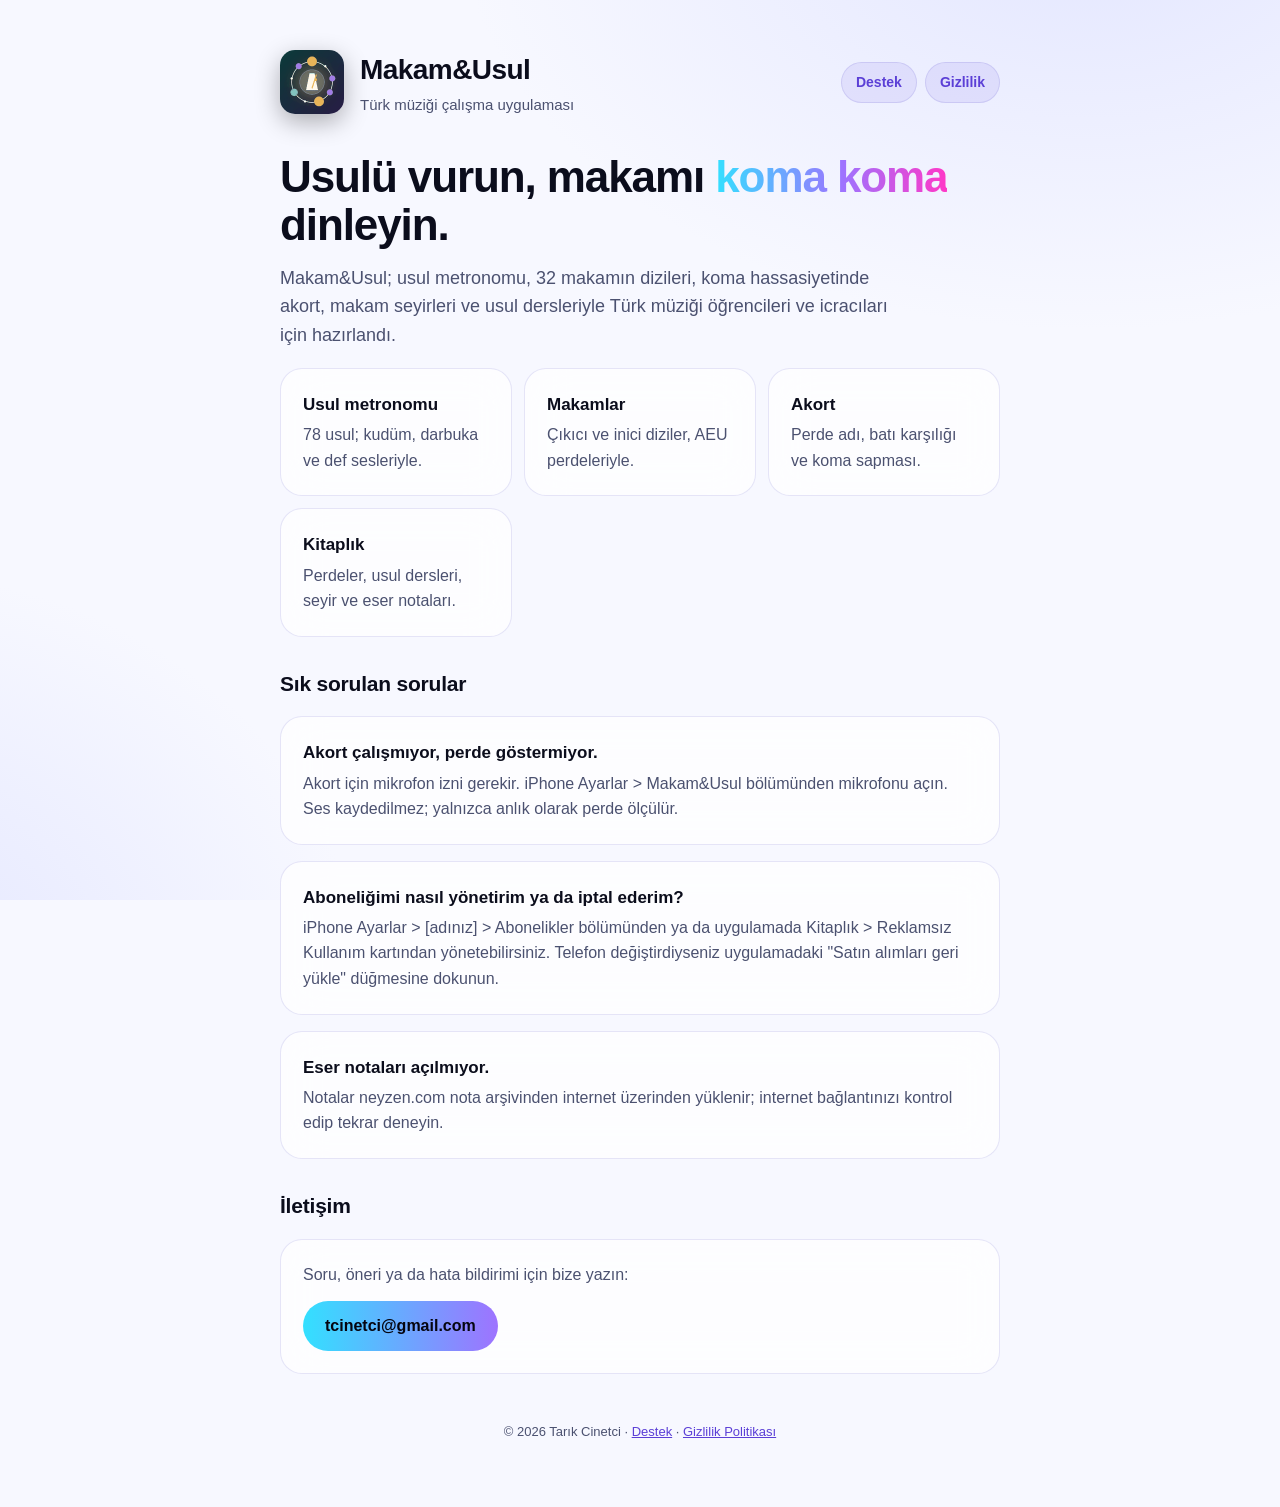
<file: index.html>
<!doctype html>
<html lang="tr">
<head>
<meta charset="utf-8">
<meta name="viewport" content="width=device-width, initial-scale=1">
<title>Makam&amp;Usul – Türk müziği çalışma uygulaması</title>
<meta name="description" content="Makam&amp;Usul: Türk müziği için usul metronomu, makam dizileri ve koma akort. Destek ve iletişim.">
<link rel="icon" href="icon.png">
<link rel="apple-touch-icon" href="apple-touch-icon.png">
<link rel="stylesheet" href="style.css">
</head>
<body>
<div class="wrap">
  <header>
    <img src="icon.png" alt="Makam&amp;Usul uygulama ikonu">
    <div>
      <div class="name">Makam&amp;Usul</div>
      <div class="tag">Türk müziği çalışma uygulaması</div>
    </div>
    <nav>
      <a href="destek.html">Destek</a>
      <a href="gizlilik.html">Gizlilik</a>
    </nav>
  </header>

  <h1>Usulü vurun, makamı <span class="grad">koma koma</span> dinleyin.</h1>
  <p class="lead">Makam&amp;Usul; usul metronomu, 32 makamın dizileri, koma hassasiyetinde akort, makam seyirleri ve usul dersleriyle Türk müziği öğrencileri ve icracıları için hazırlandı.</p>

  <div class="grid">
    <div class="card"><h3>Usul metronomu</h3><p>78 usul; kudüm, darbuka ve def sesleriyle.</p></div>
    <div class="card"><h3>Makamlar</h3><p>Çıkıcı ve inici diziler, AEU perdeleriyle.</p></div>
    <div class="card"><h3>Akort</h3><p>Perde adı, batı karşılığı ve koma sapması.</p></div>
    <div class="card"><h3>Kitaplık</h3><p>Perdeler, usul dersleri, seyir ve eser notaları.</p></div>
  </div>

  <h2>Sık sorulan sorular</h2>
  <div class="card">
    <h3>Akort çalışmıyor, perde göstermiyor.</h3>
    <p>Akort için mikrofon izni gerekir. iPhone Ayarlar &gt; Makam&amp;Usul bölümünden mikrofonu açın. Ses kaydedilmez; yalnızca anlık olarak perde ölçülür.</p>
  </div>
  <div class="card">
    <h3>Aboneliğimi nasıl yönetirim ya da iptal ederim?</h3>
    <p>iPhone Ayarlar &gt; [adınız] &gt; Abonelikler bölümünden ya da uygulamada Kitaplık &gt; Reklamsız Kullanım kartından yönetebilirsiniz. Telefon değiştirdiyseniz uygulamadaki "Satın alımları geri yükle" düğmesine dokunun.</p>
  </div>
  <div class="card">
    <h3>Eser notaları açılmıyor.</h3>
    <p>Notalar neyzen.com nota arşivinden internet üzerinden yüklenir; internet bağlantınızı kontrol edip tekrar deneyin.</p>
  </div>

  <h2>İletişim</h2>
  <div class="card">
    <p>Soru, öneri ya da hata bildirimi için bize yazın:</p>
    <a class="btn" href="mailto:tcinetci@gmail.com?subject=Makam%26Usul%20Destek">tcinetci@gmail.com</a>
  </div>

  <footer>
    © 2026 Tarık Cinetci · <a href="destek.html">Destek</a> · <a href="gizlilik.html">Gizlilik Politikası</a>
  </footer>
</div>
</body>
</html>
</file>
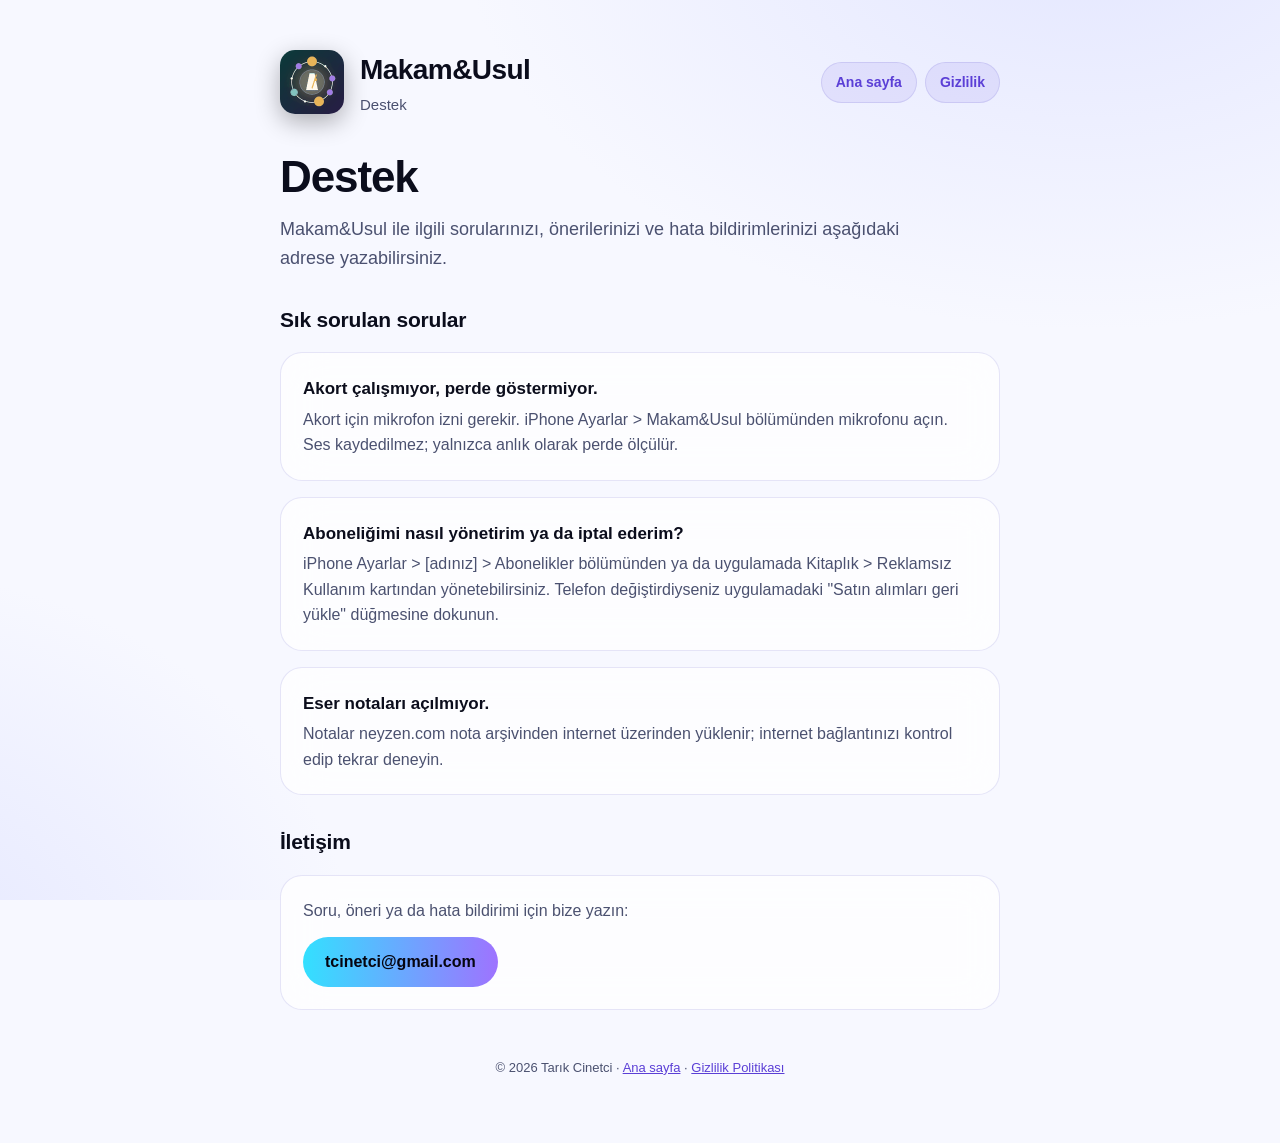
<file: destek.html>
<!doctype html>
<html lang="tr">
<head>
<meta charset="utf-8">
<meta name="viewport" content="width=device-width, initial-scale=1">
<title>Makam&amp;Usul – Destek</title>
<meta name="description" content="Makam&amp;Usul: Türk müziği için usul metronomu, makam dizileri ve koma akort. Destek ve iletişim.">
<link rel="icon" href="icon.png">
<link rel="apple-touch-icon" href="apple-touch-icon.png">
<link rel="stylesheet" href="style.css">
</head>
<body>
<div class="wrap">
  <header>
    <img src="icon.png" alt="Makam&amp;Usul uygulama ikonu">
    <div>
      <div class="name">Makam&amp;Usul</div>
      <div class="tag">Destek</div>
    </div>
    <nav>
      <a href="index.html">Ana sayfa</a>
      <a href="gizlilik.html">Gizlilik</a>
    </nav>
  </header>

  <h1>Destek</h1>
  <p class="lead">Makam&amp;Usul ile ilgili sorularınızı, önerilerinizi ve hata bildirimlerinizi aşağıdaki adrese yazabilirsiniz.</p>

  <h2>Sık sorulan sorular</h2>
  <div class="card">
    <h3>Akort çalışmıyor, perde göstermiyor.</h3>
    <p>Akort için mikrofon izni gerekir. iPhone Ayarlar &gt; Makam&amp;Usul bölümünden mikrofonu açın. Ses kaydedilmez; yalnızca anlık olarak perde ölçülür.</p>
  </div>
  <div class="card">
    <h3>Aboneliğimi nasıl yönetirim ya da iptal ederim?</h3>
    <p>iPhone Ayarlar &gt; [adınız] &gt; Abonelikler bölümünden ya da uygulamada Kitaplık &gt; Reklamsız Kullanım kartından yönetebilirsiniz. Telefon değiştirdiyseniz uygulamadaki "Satın alımları geri yükle" düğmesine dokunun.</p>
  </div>
  <div class="card">
    <h3>Eser notaları açılmıyor.</h3>
    <p>Notalar neyzen.com nota arşivinden internet üzerinden yüklenir; internet bağlantınızı kontrol edip tekrar deneyin.</p>
  </div>

  <h2>İletişim</h2>
  <div class="card">
    <p>Soru, öneri ya da hata bildirimi için bize yazın:</p>
    <a class="btn" href="mailto:tcinetci@gmail.com?subject=Makam%26Usul%20Destek">tcinetci@gmail.com</a>
  </div>

  <footer>
    © 2026 Tarık Cinetci · <a href="index.html">Ana sayfa</a> · <a href="gizlilik.html">Gizlilik Politikası</a>
  </footer>
</div>
</body>
</html>
</file>
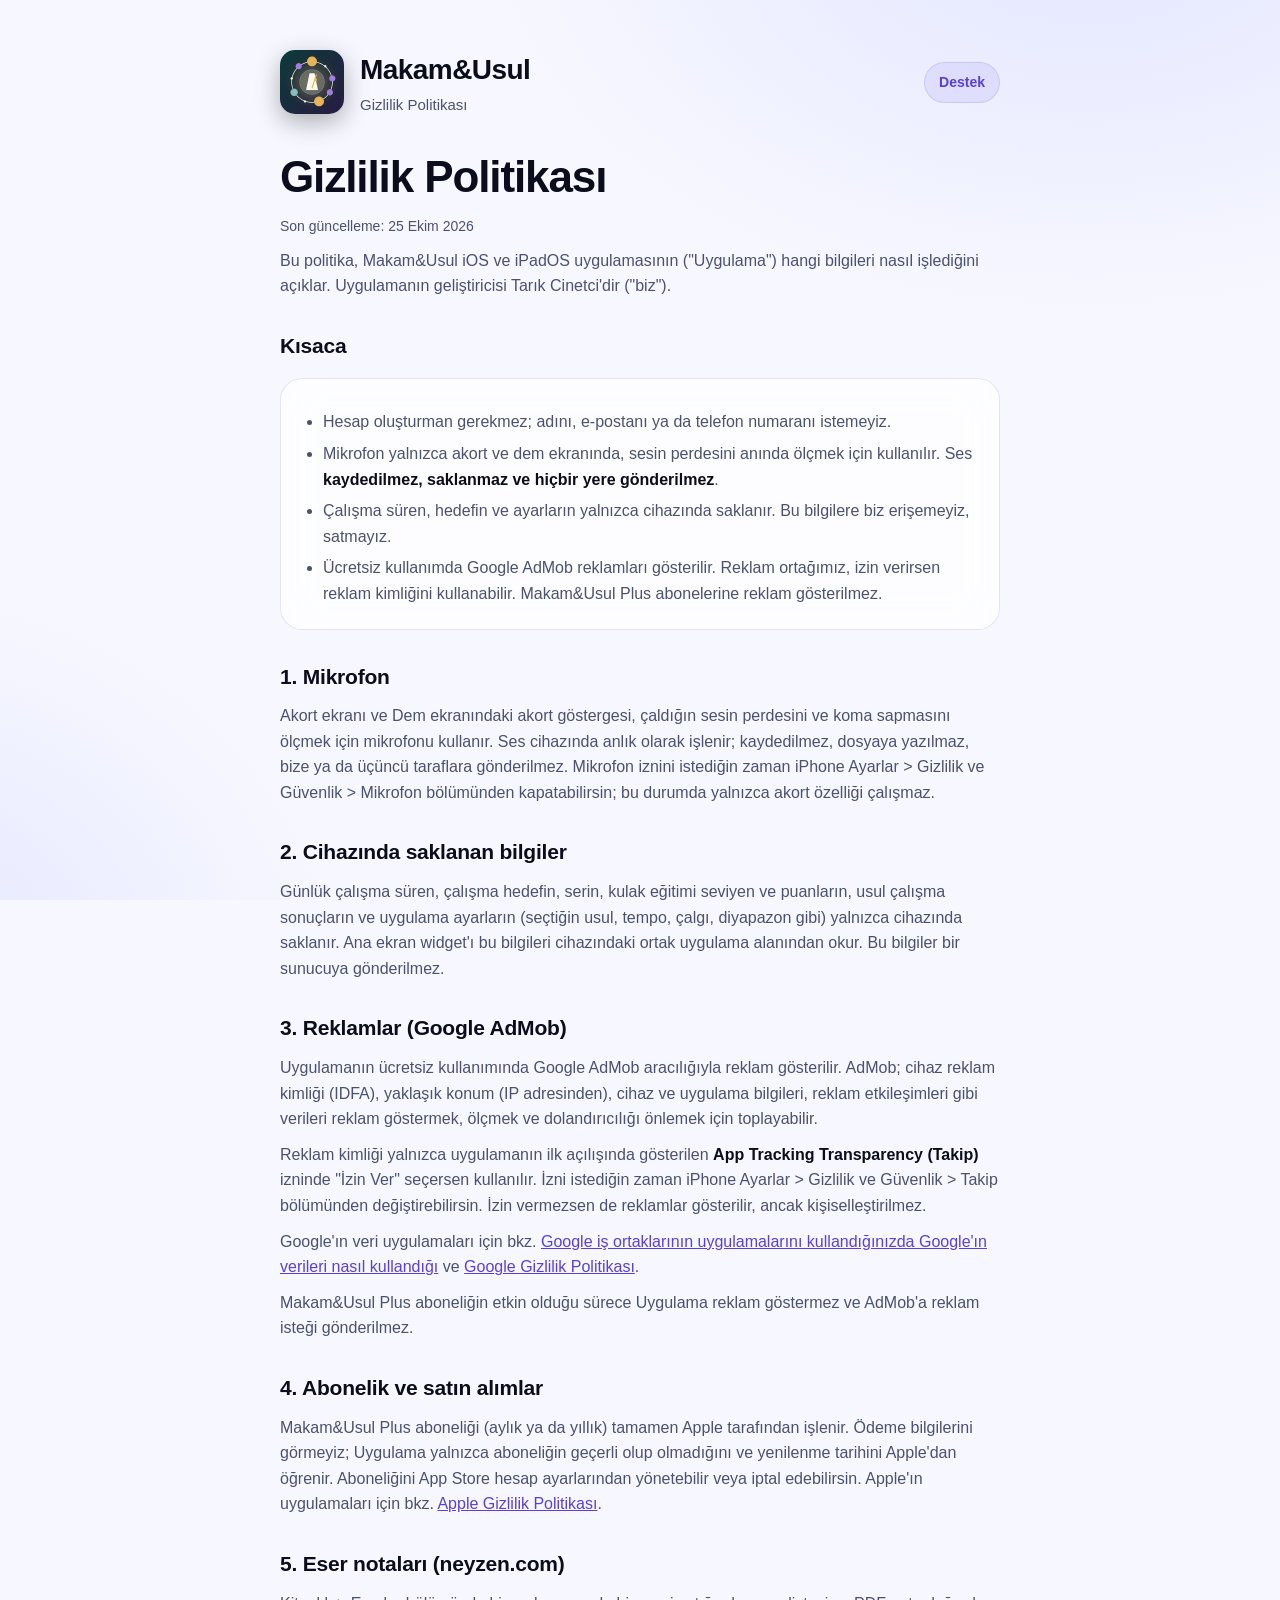
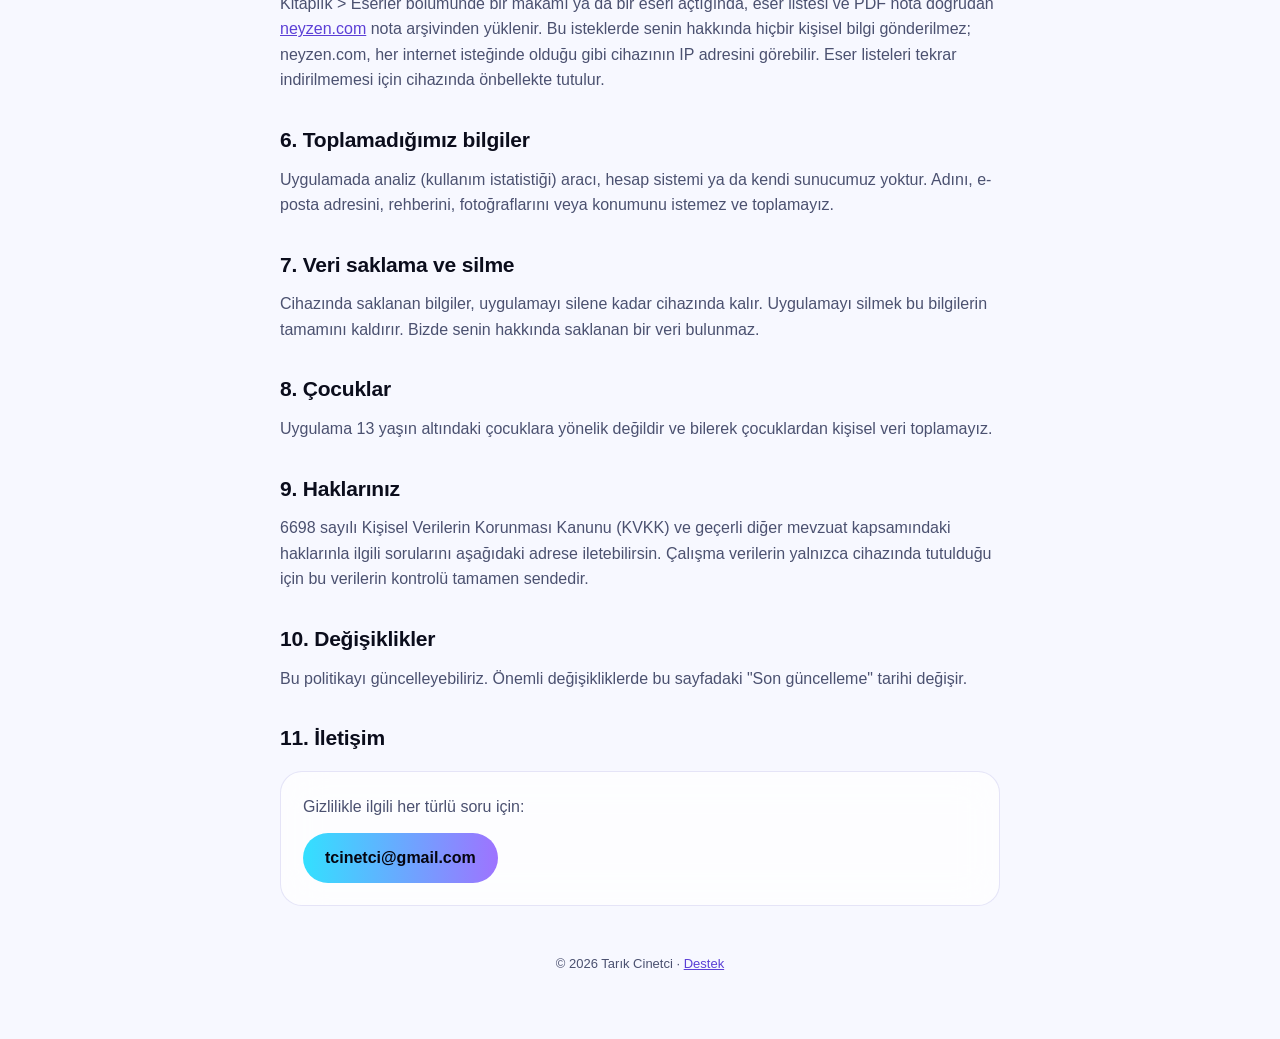
<file: gizlilik.html>
<!doctype html>
<html lang="tr">
<head>
<meta charset="utf-8">
<meta name="viewport" content="width=device-width, initial-scale=1">
<title>Makam&amp;Usul – Gizlilik Politikası</title>
<meta name="description" content="Makam&amp;Usul uygulamasının gizlilik politikası.">
<link rel="icon" href="icon.png">
<link rel="apple-touch-icon" href="apple-touch-icon.png">
<link rel="stylesheet" href="style.css">
</head>
<body>
<div class="wrap">
  <header>
    <img src="icon.png" alt="Makam&amp;Usul uygulama ikonu">
    <div>
      <div class="name">Makam&amp;Usul</div>
      <div class="tag">Gizlilik Politikası</div>
    </div>
    <nav>
      <a href="destek.html">Destek</a>
    </nav>
  </header>

  <h1>Gizlilik Politikası</h1>
  <p class="meta">Son güncelleme: 25 Ekim 2026</p>
  <p>Bu politika, Makam&amp;Usul iOS ve iPadOS uygulamasının ("Uygulama") hangi bilgileri nasıl işlediğini açıklar. Uygulamanın geliştiricisi Tarık Cinetci'dir ("biz").</p>

  <h2>Kısaca</h2>
  <div class="card">
    <ul>
      <li>Hesap oluşturman gerekmez; adını, e-postanı ya da telefon numaranı istemeyiz.</li>
      <li>Mikrofon yalnızca akort ve dem ekranında, sesin perdesini anında ölçmek için kullanılır. Ses <strong>kaydedilmez, saklanmaz ve hiçbir yere gönderilmez</strong>.</li>
      <li>Çalışma süren, hedefin ve ayarların yalnızca cihazında saklanır. Bu bilgilere biz erişemeyiz, satmayız.</li>
      <li>Ücretsiz kullanımda Google AdMob reklamları gösterilir. Reklam ortağımız, izin verirsen reklam kimliğini kullanabilir. Makam&amp;Usul Plus abonelerine reklam gösterilmez.</li>
    </ul>
  </div>

  <h2>1. Mikrofon</h2>
  <p>Akort ekranı ve Dem ekranındaki akort göstergesi, çaldığın sesin perdesini ve koma sapmasını ölçmek için mikrofonu kullanır. Ses cihazında anlık olarak işlenir; kaydedilmez, dosyaya yazılmaz, bize ya da üçüncü taraflara gönderilmez. Mikrofon iznini istediğin zaman iPhone Ayarlar &gt; Gizlilik ve Güvenlik &gt; Mikrofon bölümünden kapatabilirsin; bu durumda yalnızca akort özelliği çalışmaz.</p>

  <h2>2. Cihazında saklanan bilgiler</h2>
  <p>Günlük çalışma süren, çalışma hedefin, serin, kulak eğitimi seviyen ve puanların, usul çalışma sonuçların ve uygulama ayarların (seçtiğin usul, tempo, çalgı, diyapazon gibi) yalnızca cihazında saklanır. Ana ekran widget'ı bu bilgileri cihazındaki ortak uygulama alanından okur. Bu bilgiler bir sunucuya gönderilmez.</p>

  <h2>3. Reklamlar (Google AdMob)</h2>
  <p>Uygulamanın ücretsiz kullanımında Google AdMob aracılığıyla reklam gösterilir. AdMob; cihaz reklam kimliği (IDFA), yaklaşık konum (IP adresinden), cihaz ve uygulama bilgileri, reklam etkileşimleri gibi verileri reklam göstermek, ölçmek ve dolandırıcılığı önlemek için toplayabilir.</p>
  <p>Reklam kimliği yalnızca uygulamanın ilk açılışında gösterilen <strong>App Tracking Transparency (Takip)</strong> izninde "İzin Ver" seçersen kullanılır. İzni istediğin zaman iPhone Ayarlar &gt; Gizlilik ve Güvenlik &gt; Takip bölümünden değiştirebilirsin. İzin vermezsen de reklamlar gösterilir, ancak kişiselleştirilmez.</p>
  <p>Google'ın veri uygulamaları için bkz. <a href="https://policies.google.com/technologies/partner-sites?hl=tr">Google iş ortaklarının uygulamalarını kullandığınızda Google'ın verileri nasıl kullandığı</a> ve <a href="https://policies.google.com/privacy?hl=tr">Google Gizlilik Politikası</a>.</p>
  <p>Makam&amp;Usul Plus aboneliğin etkin olduğu sürece Uygulama reklam göstermez ve AdMob'a reklam isteği gönderilmez.</p>

  <h2>4. Abonelik ve satın alımlar</h2>
  <p>Makam&amp;Usul Plus aboneliği (aylık ya da yıllık) tamamen Apple tarafından işlenir. Ödeme bilgilerini görmeyiz; Uygulama yalnızca aboneliğin geçerli olup olmadığını ve yenilenme tarihini Apple'dan öğrenir. Aboneliğini App Store hesap ayarlarından yönetebilir veya iptal edebilirsin. Apple'ın uygulamaları için bkz. <a href="https://www.apple.com/tr/legal/privacy/">Apple Gizlilik Politikası</a>.</p>

  <h2>5. Eser notaları (neyzen.com)</h2>
  <p>Kitaplık &gt; Eserler bölümünde bir makamı ya da bir eseri açtığında, eser listesi ve PDF nota doğrudan <a href="https://www.neyzen.com">neyzen.com</a> nota arşivinden yüklenir. Bu isteklerde senin hakkında hiçbir kişisel bilgi gönderilmez; neyzen.com, her internet isteğinde olduğu gibi cihazının IP adresini görebilir. Eser listeleri tekrar indirilmemesi için cihazında önbellekte tutulur.</p>

  <h2>6. Toplamadığımız bilgiler</h2>
  <p>Uygulamada analiz (kullanım istatistiği) aracı, hesap sistemi ya da kendi sunucumuz yoktur. Adını, e-posta adresini, rehberini, fotoğraflarını veya konumunu istemez ve toplamayız.</p>

  <h2>7. Veri saklama ve silme</h2>
  <p>Cihazında saklanan bilgiler, uygulamayı silene kadar cihazında kalır. Uygulamayı silmek bu bilgilerin tamamını kaldırır. Bizde senin hakkında saklanan bir veri bulunmaz.</p>

  <h2>8. Çocuklar</h2>
  <p>Uygulama 13 yaşın altındaki çocuklara yönelik değildir ve bilerek çocuklardan kişisel veri toplamayız.</p>

  <h2>9. Haklarınız</h2>
  <p>6698 sayılı Kişisel Verilerin Korunması Kanunu (KVKK) ve geçerli diğer mevzuat kapsamındaki haklarınla ilgili sorularını aşağıdaki adrese iletebilirsin. Çalışma verilerin yalnızca cihazında tutulduğu için bu verilerin kontrolü tamamen sendedir.</p>

  <h2>10. Değişiklikler</h2>
  <p>Bu politikayı güncelleyebiliriz. Önemli değişikliklerde bu sayfadaki "Son güncelleme" tarihi değişir.</p>

  <h2>11. İletişim</h2>
  <div class="card">
    <p>Gizlilikle ilgili her türlü soru için:</p>
    <a class="btn" href="mailto:tcinetci@gmail.com?subject=Makam%26Usul%20Gizlilik">tcinetci@gmail.com</a>
  </div>

  <footer>
    © 2026 Tarık Cinetci · <a href="destek.html">Destek</a>
  </footer>
</div>
</body>
</html>
</file>
<file: style.css>
:root {
  --bg: #f7f8ff;
  --bg-2: #e3e6ff;
  --text: #0b0d1c;
  --muted: #4b5170;
  --card: rgba(255, 255, 255, 0.75);
  --border: rgba(80, 70, 200, 0.14);
  --accent: #5b3fd6;
  --accent-soft: rgba(91, 63, 214, 0.09);
}
@media (prefers-color-scheme: dark) {
  :root {
    --bg: #000003;
    --bg-2: #1a1040;
    --text: #f2f4ff;
    --muted: #aab2cf;
    --card: rgba(255, 255, 255, 0.06);
    --border: rgba(158, 115, 255, 0.22);
    --accent: #33e0ff;
    --accent-soft: rgba(51, 224, 255, 0.12);
  }
}
* { box-sizing: border-box; margin: 0; padding: 0; }
html { -webkit-text-size-adjust: 100%; }
body {
  font-family: -apple-system, BlinkMacSystemFont, "SF Pro Text", "Inter", "Segoe UI", sans-serif;
  color: var(--text);
  background:
    radial-gradient(900px 600px at 85% -10%, var(--bg-2), transparent 70%),
    radial-gradient(700px 600px at -10% 110%, var(--bg-2), transparent 70%),
    var(--bg);
  background-attachment: fixed;
  min-height: 100vh;
  line-height: 1.6;
}
.wrap { max-width: 760px; margin: 0 auto; padding: 48px 20px 64px; }
header { display: flex; align-items: center; gap: 16px; margin-bottom: 36px; }
header img { width: 64px; height: 64px; border-radius: 15px; box-shadow: 0 8px 24px rgba(0,0,0,.3); }
header .name { font-size: 28px; font-weight: 800; letter-spacing: -0.02em; }
header .tag { color: var(--muted); font-size: 15px; }
nav { margin-left: auto; display: flex; gap: 8px; flex-wrap: wrap; }
nav a {
  font-size: 14px; font-weight: 600; color: var(--accent); text-decoration: none;
  padding: 8px 14px; border-radius: 999px; background: var(--accent-soft); border: 1px solid var(--border);
}
h1 { font-size: clamp(30px, 6vw, 44px); line-height: 1.1; letter-spacing: -0.025em; margin-bottom: 14px; }
.grad {
  background: linear-gradient(90deg, #33e0ff, #9e73ff 55%, #ff38c7);
  -webkit-background-clip: text; background-clip: text; color: transparent;
}
h2 { font-size: 21px; letter-spacing: -0.01em; margin: 30px 0 10px; }
h3 { font-size: 17px; margin-bottom: 4px; }
p, li { color: var(--muted); font-size: 16px; }
p + p { margin-top: 10px; }
ul { padding-left: 20px; margin-top: 8px; }
li + li { margin-top: 6px; }
strong { color: var(--text); }
a { color: var(--accent); }
.lead { font-size: 18px; max-width: 620px; }
.card {
  background: var(--card); border: 1px solid var(--border); border-radius: 22px;
  padding: 22px; margin-top: 16px;
  backdrop-filter: blur(20px); -webkit-backdrop-filter: blur(20px);
}
.grid { display: grid; grid-template-columns: repeat(auto-fit, minmax(210px, 1fr)); gap: 12px; margin-top: 18px; }
.grid .card { margin-top: 0; }
.btn {
  display: inline-block; margin-top: 14px; padding: 12px 22px; border-radius: 999px;
  background: linear-gradient(90deg, #33e0ff, #9e73ff); color: #050510; font-weight: 700; text-decoration: none;
}
.meta { font-size: 14px; color: var(--muted); margin-bottom: 8px; }
footer { margin-top: 48px; font-size: 13px; color: var(--muted); text-align: center; }
@media (max-width: 560px) {
  header { flex-wrap: wrap; }
  nav { margin-left: 0; width: 100%; }
}
</file>
